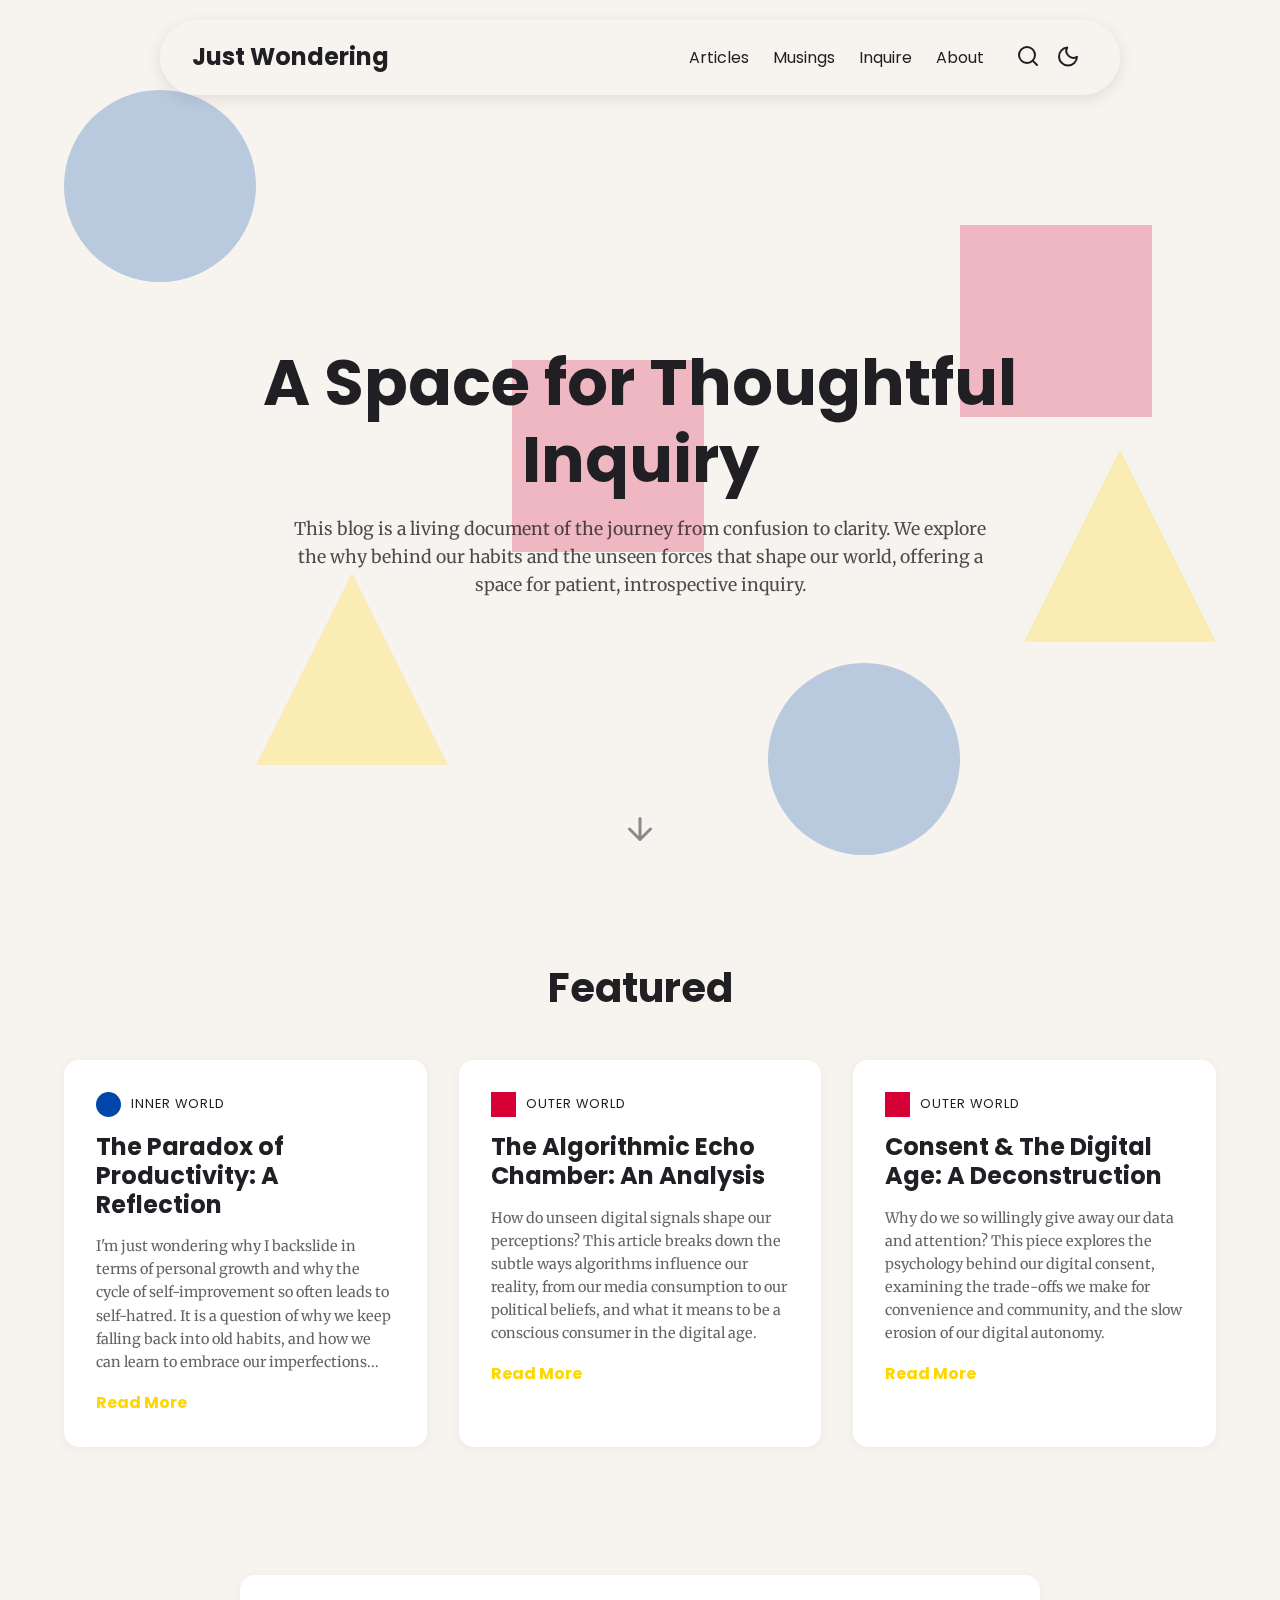
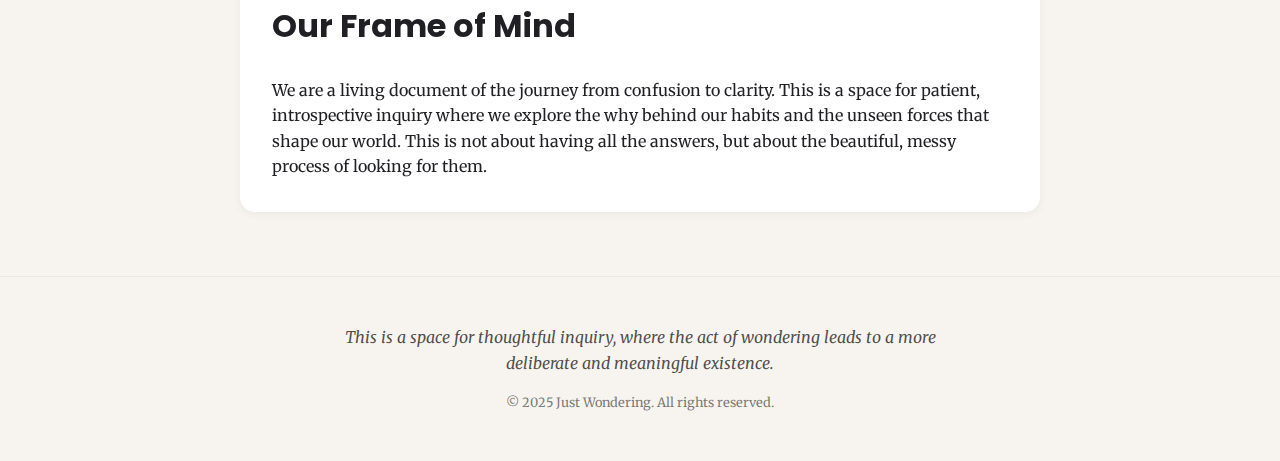
<file: index.html>
<!DOCTYPE html>
<html lang="en">
<head>
    <meta charset="UTF-8">
    <meta name="viewport" content="width=device-width, initial-scale=1.0">
    <title>Just Wondering</title>
    <link rel="stylesheet" href="style.css">
    <link rel="preconnect" href="https://fonts.googleapis.com">
    <link rel="preconnect" href="https://fonts.gstatic.com" crossorigin>
    <link href="https://fonts.googleapis.com/css2?family=Merriweather:wght@300;400;700&family=Poppins:wght@400;700&display=swap" rel="stylesheet">
</head>
<body>

    <div class="animated-shapes-container">
        <div class="shape circle-shape" style="top: 10%; left: 5%;"></div>
        <div class="shape square-shape" style="top: 25%; right: 10%;"></div>
        <div class="shape triangle-shape" style="bottom: 15%; left: 20%;"></div>
        <div class="shape circle-shape" style="bottom: 5%; right: 25%;"></div>
        <div class="shape square-shape" style="top: 40%; left: 40%;"></div>
        <div class="shape triangle-shape" style="top: 50%; right: 5%;"></div>
    </div>

    <header class="floating-header">
        <div class="site-name">Just Wondering</div>
        
        <nav class="main-nav">
            <ul>
                <li><a href="articles.html">Articles</a></li>
                <li><a href="#">Musings</a></li>
                <li><a href="#">Inquire</a></li>
                <li><a href="#">About</a></li>
            </ul>
        </nav>
        
        <div class="nav-icons">
            <button class="icon-button"><svg xmlns="http://www.w3.org/2000/svg" width="24" height="24" viewBox="0 0 24 24" fill="none" stroke="currentColor" stroke-width="2" stroke-linecap="round" stroke-linejoin="round"><circle cx="11" cy="11" r="8"></circle><line x1="21" y1="21" x2="16.65" y2="16.65"></line></svg></button>
            <button class="icon-button"><svg xmlns="http://www.w3.org/2000/svg" width="24" height="24" viewBox="0 0 24 24" fill="none" stroke="currentColor" stroke-width="2" stroke-linecap="round" stroke-linejoin="round"><path d="M21 12.79A9 9 0 1 1 11.21 3.5 7 7 0 0 0 21 12.79z"></path></svg></button>
        </div>

        <div class="mobile-nav-container">
            <div class="mobile-icons">
                <button class="icon-button"><svg xmlns="http://www.w3.org/2000/svg" width="24" height="24" viewBox="0 0 24 24" fill="none" stroke="currentColor" stroke-width="2" stroke-linecap="round" stroke-linejoin="round"><circle cx="11" cy="11" r="8"></circle><line x1="21" y1="21" x2="16.65" y2="16.65"></line></svg></button>
                <button class="icon-button"><svg xmlns="http://www.w3.org/2000/svg" width="24" height="24" viewBox="0 0 24 24" fill="none" stroke="currentColor" stroke-width="2" stroke-linecap="round" stroke-linejoin="round"><path d="M21 12.79A9 9 0 1 1 11.21 3.5 7 7 0 0 0 21 12.79z"></path></svg></button>
            </div>
            <button class="hamburger-menu-btn" aria-label="Toggle navigation menu">
                <div class="line top-line"></div>
                <div class="line mid-line"></div>
                <div class="line bottom-line"></div>
            </button>
        </div>
    </header>

    <div class="mobile-nav-menu">
        <nav>
            <ul>
                <li><a href="#">Articles</a></li>
                <li><a href="#">Musings</a></li>
                <li><a href="#">Inquire</a></li>
                <li><a href="#">About</a></li>
            </ul>
        </nav>
    </div>

    <main>
        <section class="hero-section">
            <div class="hero-content">
                <h1 class="hero-headline">A Space for Thoughtful Inquiry</h1>
                <p class="hero-blurb">This blog is a living document of the journey from confusion to clarity. We explore the why behind our habits and the unseen forces that shape our world, offering a space for patient, introspective inquiry.</p>
            </div>
            <div class="scroll-cue">
                <a href="#featured-section"><svg xmlns="http://www.w3.org/2000/svg" width="36" height="36" viewBox="0 0 24 24" fill="none" stroke="currentColor" stroke-width="2" stroke-linecap="round" stroke-linejoin="round"><path d="M12 5v14m-7-7l7 7 7-7"/></svg></a>
            </div>
        </section>

        <section class="featured-articles" id="featured-section">
            <h2 class="section-title">Featured</h2>
            <div class="articles-grid">
                <article class="article-card inner-world-card">
                    <div class="card-header">
                        <div class="category-icon circle-shape"></div>
                        <span class="category-name">Inner World</span>
                    </div>
                    <h3 class="article-title">The Paradox of Productivity: A Reflection</h3>
                    <p class="article-excerpt">I'm just wondering why I backslide in terms of personal growth and why the cycle of self-improvement so often leads to self-hatred. It is a question of why we keep falling back into old habits, and how we can learn to embrace our imperfections...</p>
                    <a href="#" class="read-more">Read More</a>
                </article>

                <article class="article-card outer-world-card">
                    <div class="card-header">
                        <div class="category-icon square-shape"></div>
                        <span class="category-name">Outer World</span>
                    </div>
                    <h3 class="article-title">The Algorithmic Echo Chamber: An Analysis</h3>
                    <p class="article-excerpt">How do unseen digital signals shape our perceptions? This article breaks down the subtle ways algorithms influence our reality, from our media consumption to our political beliefs, and what it means to be a conscious consumer in the digital age.</p>
                    <a href="#" class="read-more">Read More</a>
                </article>

                <article class="article-card outer-world-card">
                    <div class="card-header">
                        <div class="category-icon square-shape"></div>
                        <span class="category-name">Outer World</span>
                    </div>
                    <h3 class="article-title">Consent & The Digital Age: A Deconstruction</h3>
                    <p class="article-excerpt">Why do we so willingly give away our data and attention? This piece explores the psychology behind our digital consent, examining the trade-offs we make for convenience and community, and the slow erosion of our digital autonomy.</p>
                    <a href="#" class="read-more">Read More</a>
                </article>
            </div>
        </section>

        <section class="manifesto-section">
            <div class="manifesto-card article-card">
                <h3 class="manifesto-title">Our Frame of Mind</h3>
                <p>We are a living document of the journey from confusion to clarity. This is a space for patient, introspective inquiry where we explore the why behind our habits and the unseen forces that shape our world. This is not about having all the answers, but about the beautiful, messy process of looking for them.</p>
            </div>
        </section>
    </main>

    <footer>
        <p class="mission-statement">This is a space for thoughtful inquiry, where the act of wondering leads to a more deliberate and meaningful existence.</p>
        <p class="copyright">© 2025 Just Wondering. All rights reserved.</p>
    </footer>

    <script src="script.js"></script>
    <script>
        document.addEventListener('DOMContentLoaded', () => {
            const hamburgerBtn = document.querySelector('.hamburger-menu-btn');
            const mobileMenu = document.querySelector('.mobile-nav-menu');
            const body = document.body;

            hamburgerBtn.addEventListener('click', () => {
                hamburgerBtn.classList.toggle('is-open');
                mobileMenu.classList.toggle('is-open');
                body.classList.toggle('no-scroll');
            });
        });
    </script>

</body>
</html>
</file>
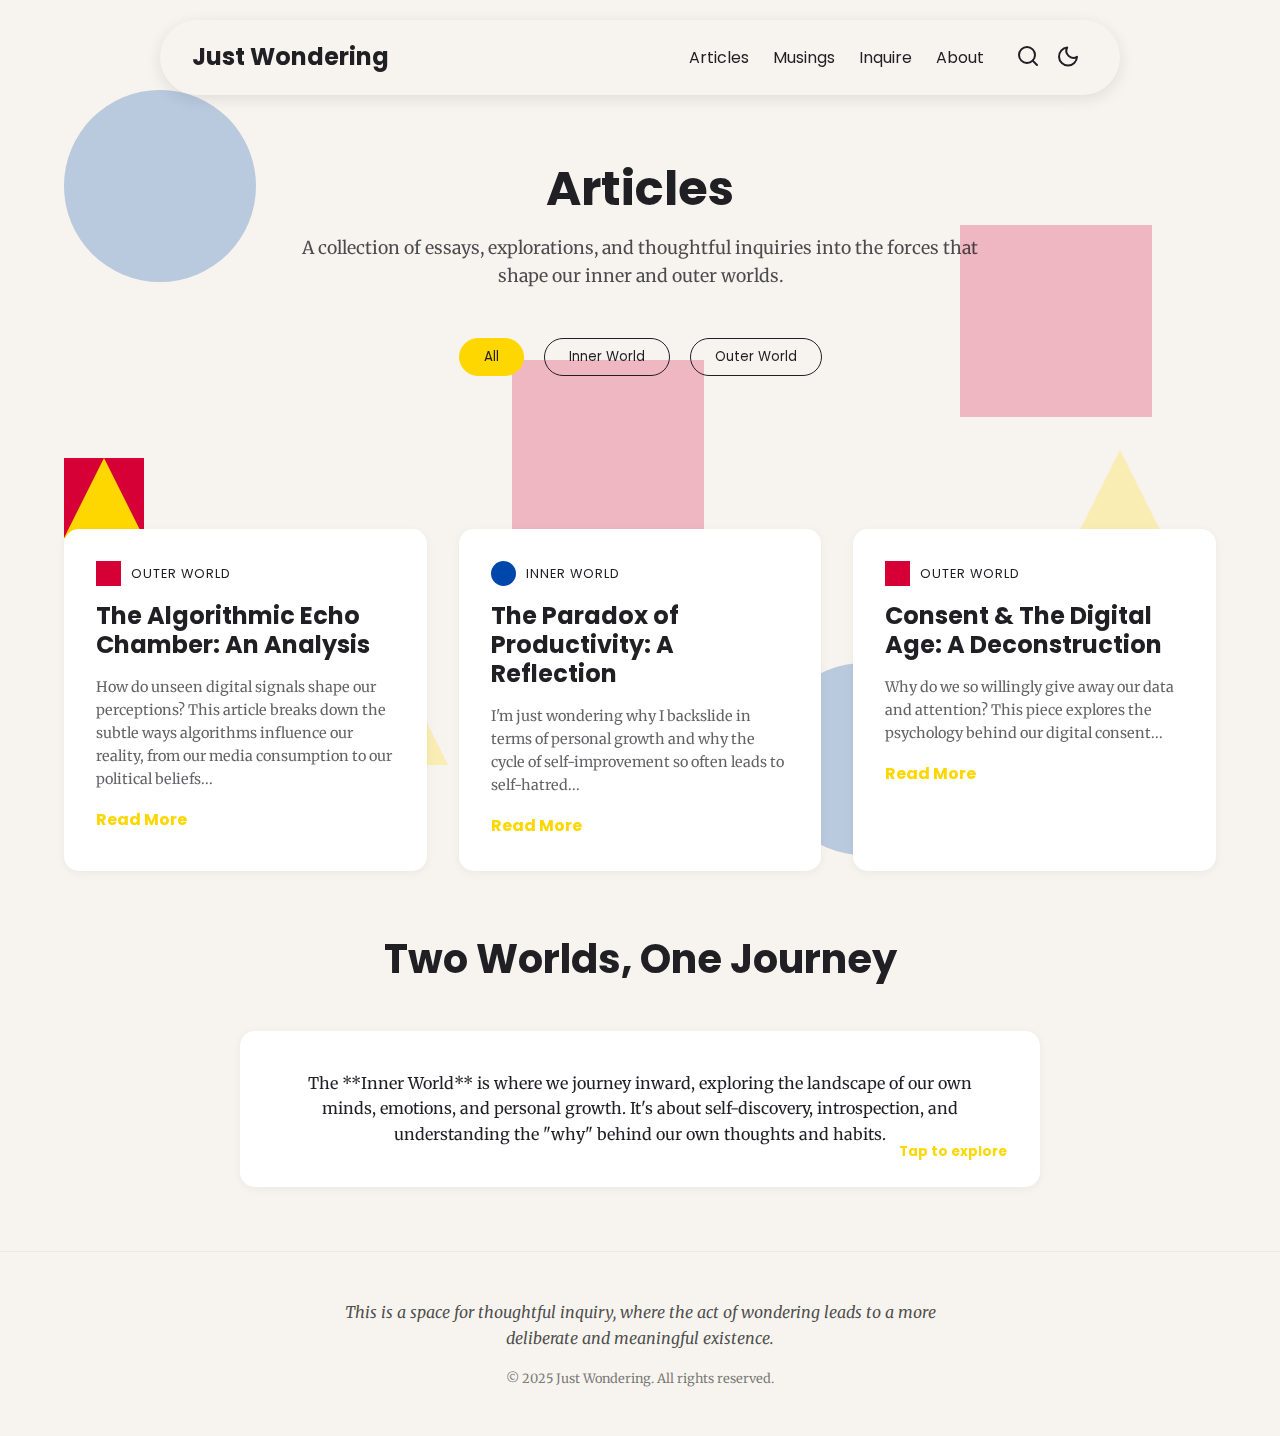
<file: articles.html>
<!DOCTYPE html>
<html lang="en">
<head>
    <meta charset="UTF-8">
    <meta name="viewport" content="width=device-width, initial-scale=1.0">
    <title>Articles | Just Wondering</title>
    <link rel="stylesheet" href="style.css">
    <link rel="preconnect" href="https://fonts.googleapis.com">
    <link rel="preconnect" href="https://fonts.gstatic.com" crossorigin>
    <link href="https://fonts.googleapis.com/css2?family=Merriweather:wght@300;400;700&family=Poppins:wght@400;700&display=swap" rel="stylesheet">
</head>
<body>

    <div class="animated-shapes-container">
        <div class="shape circle-shape" style="top: 10%; left: 5%;"></div>
        <div class="shape square-shape" style="top: 25%; right: 10%;"></div>
        <div class="shape triangle-shape" style="bottom: 15%; left: 20%;"></div>
        <div class="shape circle-shape" style="bottom: 5%; right: 25%;"></div>
        <div class="shape square-shape" style="top: 40%; left: 40%;"></div>
        <div class="shape triangle-shape" style="top: 50%; right: 5%;"></div>
    </div>

    <header class="floating-header">
        <div class="site-name">Just Wondering</div>
        
        <nav class="main-nav">
            <ul>
                <li><a href="articles.html" class="active">Articles</a></li>
                <li><a href="#">Musings</a></li>
                <li><a href="#">Inquire</a></li>
                <li><a href="#">About</a></li>
            </ul>
        </nav>
        
        <div class="nav-icons">
            <button class="icon-button"><svg xmlns="http://www.w3.org/2000/svg" width="24" height="24" viewBox="0 0 24 24" fill="none" stroke="currentColor" stroke-width="2" stroke-linecap="round" stroke-linejoin="round"><circle cx="11" cy="11" r="8"></circle><line x1="21" y1="21" x2="16.65" y2="16.65"></line></svg></button>
            <button class="icon-button theme-toggle"><svg xmlns="http://www.w3.org/2000/svg" width="24" height="24" viewBox="0 0 24 24" fill="none" stroke="currentColor" stroke-width="2" stroke-linecap="round" stroke-linejoin="round"><path d="M21 12.79A9 9 0 1 1 11.21 3.5 7 7 0 0 0 21 12.79z"></path></svg></button>
        </div>

        <div class="mobile-nav-container">
            <div class="mobile-icons">
                <button class="icon-button"><svg xmlns="http://www.w3.org/2000/svg" width="24" height="24" viewBox="0 0 24 24" fill="none" stroke="currentColor" stroke-width="2" stroke-linecap="round" stroke-linejoin="round"><circle cx="11" cy="11" r="8"></circle><line x1="21" y1="21" x2="16.65" y2="16.65"></line></svg></button>
                <button class="icon-button theme-toggle"><svg xmlns="http://www.w3.org/2000/svg" width="24" height="24" viewBox="0 0 24 24" fill="none" stroke="currentColor" stroke-width="2" stroke-linecap="round" stroke-linejoin="round"><path d="M21 12.79A9 9 0 1 1 11.21 3.5 7 7 0 0 0 21 12.79z"></path></svg></button>
            </div>
            <button class="hamburger-menu-btn" aria-label="Toggle navigation menu">
                <div class="line top-line"></div>
                <div class="line mid-line"></div>
                <div class="line bottom-line"></div>
            </button>
        </div>
    </header>

    <div class="mobile-nav-menu">
        <nav>
            <ul>
                <li><a href="articles.html">Articles</a></li>
                <li><a href="#">Musings</a></li>
                <li><a href="#">Inquire</a></li>
                <li><a href="#">About</a></li>
            </ul>
        </nav>
    </div>

    <main class="articles-main">
        <section class="page-header">
            <h1 class="page-title">Articles</h1>
            <p class="page-blurb">A collection of essays, explorations, and thoughtful inquiries into the forces that shape our inner and outer worlds.</p>
        </section>

        <div class="filter-buttons">
            <button class="filter-btn active" data-filter="all">All</button>
            <button class="filter-btn" data-filter="inner-world">Inner World</button>
            <button class="filter-btn" data-filter="outer-world">Outer World</button>
        </div>

        <div class="shape-scroll-container">
            <div class="shape-scroll-track">
                <div class="shape circle-shape"></div>
                <div class="shape square-shape"></div>
                <div class="shape triangle-shape"></div>
                <div class="shape circle-shape"></div>
                <div class="shape square-shape"></div>
                <div class="shape triangle-shape"></div>
                <div class="shape circle-shape"></div>
                <div class="shape square-shape"></div>
                <div class="shape triangle-shape"></div>
            </div>
        </div>

        <section class="articles-grid all-posts">
            <article class="article-card outer-world-card" data-category="outer-world">
                <div class="card-header">
                    <div class="category-icon square-shape"></div>
                    <span class="category-name">Outer World</span>
                </div>
                <h3 class="article-title">The Algorithmic Echo Chamber: An Analysis</h3>
                <p class="article-excerpt">How do unseen digital signals shape our perceptions? This article breaks down the subtle ways algorithms influence our reality, from our media consumption to our political beliefs...</p>
                <a href="#" class="read-more">Read More</a>
            </article>

            <article class="article-card inner-world-card" data-category="inner-world">
                <div class="card-header">
                    <div class="category-icon circle-shape"></div>
                    <span class="category-name">Inner World</span>
                </div>
                <h3 class="article-title">The Paradox of Productivity: A Reflection</h3>
                <p class="article-excerpt">I'm just wondering why I backslide in terms of personal growth and why the cycle of self-improvement so often leads to self-hatred...</p>
                <a href="#" class="read-more">Read More</a>
            </article>

            <article class="article-card outer-world-card" data-category="outer-world">
                <div class="card-header">
                    <div class="category-icon square-shape"></div>
                    <span class="category-name">Outer World</span>
                </div>
                <h3 class="article-title">Consent & The Digital Age: A Deconstruction</h3>
                <p class="article-excerpt">Why do we so willingly give away our data and attention? This piece explores the psychology behind our digital consent...</p>
                <a href="#" class="read-more">Read More</a>
            </article>
        </section>

        <section class="interactive-description-section">
            <h2 class="section-title">Two Worlds, One Journey</h2>
            <div class="interactive-card" id="interactive-card">
                <p class="card-text inner-text active">The **Inner World** is where we journey inward, exploring the landscape of our own minds, emotions, and personal growth. It's about self-discovery, introspection, and understanding the "why" behind our own thoughts and habits.</p>
                <p class="card-text outer-text">The **Outer World** is where we look outward, analyzing the unseen signals and grand systems that shape our reality. It's about understanding the world around us, from the algorithms that influence our choices to the societal forces that drive culture.</p>
                <button class="interact-btn">Tap to explore</button>
            </div>
        </section>
    </main>

    <footer>
        <p class="mission-statement">This is a space for thoughtful inquiry, where the act of wondering leads to a more deliberate and meaningful existence.</p>
        <p class="copyright">© 2025 Just Wondering. All rights reserved.</p>
    </footer>

    <script src="script.js"></script>
    <script>
        document.addEventListener('DOMContentLoaded', () => {
            const hamburgerBtn = document.querySelector('.hamburger-menu-btn');
            const mobileMenu = document.querySelector('.mobile-nav-menu');
            const body = document.body;

            hamburgerBtn.addEventListener('click', () => {
                hamburgerBtn.classList.toggle('is-open');
                mobileMenu.classList.toggle('is-open');
                body.classList.toggle('no-scroll');
            });
        });
    </script>
</body>
</html>
</file>
<file: style.css>
/* ==================== */
/* Global Styles & Variables */
/* ==================== */
:root {
    --color-sandstone: #F7F4EF;
    --color-midnight: #1F1F24;
    --color-goldenrod: #FFD700;
    --color-inner-world: #0047AB;
    --color-outer-world: #D60036;
}

* {
    margin: 0;
    padding: 0;
    box-sizing: border-box;
}

html {
    scroll-behavior: smooth;
}

body {
    font-family: 'Merriweather', serif;
    background-color: var(--color-sandstone);
    color: var(--color-midnight);
    line-height: 1.6;
    overflow-x: hidden;
    transition: background-color 0.3s ease, color 0.3s ease;
}

body.no-scroll {
    overflow: hidden;
}

h1, h2, h3, h4, h5, h6 {
    font-family: 'Poppins', sans-serif;
    font-weight: 700;
    line-height: 1.2;
}

.icon-button {
    background: none;
    border: none;
    cursor: pointer;
    padding: 8px;
    color: var(--color-midnight);
}

main {
    padding: 0 5%;
    position: relative;
    z-index: 2;
}

/* ==================== */
/* Floating Header */
/* ==================== */
.floating-header {
    position: fixed;
    top: 20px;
    left: 50%;
    transform: translateX(-50%);
    background-color: var(--color-sandstone);
    padding: 1rem 2rem;
    border-radius: 50px;
    box-shadow: 0 4px 15px rgba(31, 31, 36, 0.1);
    display: flex;
    justify-content: space-between;
    align-items: center;
    z-index: 1000;
    width: 90%;
    max-width: 960px;
    transition: background-color 0.3s ease;
}

.site-name {
    font-family: 'Poppins', sans-serif;
    font-weight: 700;
    font-size: 1.5rem;
    color: var(--color-midnight);
}

/* Desktop Navigation (visible by default) */
.main-nav {
    display: block;
    margin-left: auto;
}

.main-nav ul {
    list-style: none;
    display: flex;
    gap: 1.5rem;
}

.main-nav a {
    text-decoration: none;
    color: var(--color-midnight);
    font-family: 'Poppins', sans-serif;
    font-weight: 400;
    transition: color 0.3s ease;
}

.main-nav a:hover {
    color: var(--color-goldenrod);
}

.nav-icons {
    display: flex;
    margin-left: 1.5rem; /* Add spacing between nav links and icons */
}

/* Mobile Navigation (hidden by default) */
.mobile-nav-container {
    display: none;
    align-items: center;
    gap: 1rem;
}

.hamburger-menu-btn {
    display: flex;
    flex-direction: column;
    justify-content: space-between;
    width: 30px;
    height: 20px;
    background: none;
    border: none;
    cursor: pointer;
    padding: 0;
    transition: transform 0.3s ease;
}

.hamburger-menu-btn .line {
    width: 100%;
    height: 2px;
    background-color: var(--color-midnight);
    transition: transform 0.3s ease, opacity 0.3s ease;
}

/* Fun Hamburger Animation */
.hamburger-menu-btn.is-open .top-line {
    transform: translateY(9px) rotate(45deg);
}

.hamburger-menu-btn.is-open .mid-line {
    opacity: 0;
}

.hamburger-menu-btn.is-open .bottom-line {
    transform: translateY(-9px) rotate(-45deg);
}

.mobile-nav-menu {
    position: fixed;
    top: 0;
    left: 0;
    width: 100%;
    height: 100%;
    background-color: var(--color-sandstone);
    padding-top: 10rem;
    transform: translateX(100%);
    transition: transform 0.4s ease-in-out;
    z-index: 999;
}

.mobile-nav-menu.is-open {
    transform: translateX(0);
}

.mobile-nav-menu nav ul {
    list-style: none;
    display: flex;
    flex-direction: column;
    align-items: center;
    gap: 2rem;
}

.mobile-nav-menu nav a {
    text-decoration: none;
    color: var(--color-midnight);
    font-family: 'Poppins', sans-serif;
    font-weight: 400;
    font-size: 1.5rem;
    transition: color 0.3s ease;
}

.mobile-nav-menu nav a:hover {
    color: var(--color-goldenrod);
}

/* ==================== */
/* Animated Background */
/* ==================== */
.animated-shapes-container {
    position: fixed;
    top: 0;
    left: 0;
    width: 100%;
    height: 100%;
    z-index: 1;
    overflow: hidden;
}

.shape {
    position: absolute;
    opacity: 0.25;
    animation: bounce linear infinite;
}

.shape.circle-shape {
    background-color: var(--color-inner-world);
    border-radius: 50%;
    width: clamp(100px, 15vw, 250px);
    height: clamp(100px, 15vw, 250px);
    animation-duration: 25s;
}

.shape.square-shape {
    background-color: var(--color-outer-world);
    width: clamp(100px, 15vw, 250px);
    height: clamp(100px, 15vw, 250px);
    animation-duration: 30s;
}

.shape.triangle-shape {
    background-color: var(--color-goldenrod);
    width: clamp(100px, 15vw, 250px);
    height: clamp(100px, 15vw, 250px);
    clip-path: polygon(50% 0%, 0% 100%, 100% 100%);
    animation-duration: 28s;
}

.animated-shapes-container .shape:nth-child(1) { animation-delay: 0s; }
.animated-shapes-container .shape:nth-child(2) { animation-delay: 5s; }
.animated-shapes-container .shape:nth-child(3) { animation-delay: 10s; }
.animated-shapes-container .shape:nth-child(4) { animation-delay: 15s; }
.animated-shapes-container .shape:nth-child(5) { animation-delay: 20s; }
.animated-shapes-container .shape:nth-child(6) { animation-delay: 25s; }

@keyframes bounce {
    0%, 100% { transform: translate3d(0, 0, 0); }
    25% { transform: translate3d(20vw, 30vh, 0) rotate(90deg); }
    50% { transform: translate3d(-30vw, -10vh, 0) rotate(180deg); }
    75% { transform: translate3d(10vw, -20vh, 0) rotate(270deg); }
}

/* ==================== */
/* Hero Section */
/* ==================== */
.hero-section {
    position: relative;
    text-align: center;
    padding: 15vh 0 10vh; 
    display: flex;
    flex-direction: column;
    justify-content: center;
    min-height: 100vh;
    box-sizing: border-box;
}

.hero-content {
    max-width: 800px;
    margin: 0 auto;
}

.hero-headline {
    font-size: clamp(2.5rem, 5vw, 4rem);
    font-weight: 700;
    margin-bottom: 1rem;
    z-index: 2;
    position: relative;
}

.hero-blurb {
    font-family: 'Merriweather', serif;
    font-size: 1.1rem;
    max-width: 700px;
    margin: 0 auto;
    z-index: 2;
    position: relative;
    color: rgba(31, 31, 36, 0.8);
}

.scroll-cue {
    position: absolute;
    bottom: 5vh; 
    left: 50%;
    transform: translateX(-50%);
    z-index: 5;
    animation: fade-bounce 2s infinite ease-in-out;
}

.scroll-cue a {
    color: var(--color-midnight);
    opacity: 0.5;
    transition: opacity 0.3s ease;
}

.scroll-cue a:hover {
    opacity: 1;
}

@keyframes fade-bounce {
    0%, 100% { transform: translateY(0) translateX(-50%); opacity: 0.5; }
    50% { transform: translateY(-10px) translateX(-50%); opacity: 1; }
}

/* ==================== */
/* Featured & Manifesto Sections */
/* ==================== */
.featured-articles, .manifesto-section {
    padding: 4rem 0;
}

.section-title {
    text-align: center;
    font-size: 2.5rem;
    margin-bottom: 3rem;
    color: var(--color-midnight);
}

.articles-grid {
    display: grid;
    grid-template-columns: repeat(auto-fit, minmax(300px, 1fr));
    gap: 2rem;
}

.article-card {
    background-color: #fff;
    padding: 2rem;
    border-radius: 15px;
    box-shadow: 0 2px 10px rgba(31, 31, 36, 0.05);
    display: flex;
    flex-direction: column;
    gap: 1rem;
    position: relative;
    overflow: hidden;
}

.card-header {
    display: flex;
    align-items: center;
    gap: 10px;
}

.category-icon {
    width: 25px;
    height: 25px;
}

.circle-shape {
    background-color: var(--color-inner-world);
    border-radius: 50%;
}

.square-shape {
    background-color: var(--color-outer-world);
    width: 25px;
    height: 25px;
}

.category-name {
    font-family: 'Poppins', sans-serif;
    font-size: 0.8rem;
    text-transform: uppercase;
    letter-spacing: 1px;
    color: var(--color-midnight);
}

.article-title {
    font-size: 1.5rem;
}

.article-excerpt {
    font-family: 'Merriweather', serif;
    font-size: 0.9rem;
    color: rgba(31, 31, 36, 0.7);
}

.read-more {
    display: inline-block;
    font-family: 'Poppins', sans-serif;
    text-decoration: none;
    color: var(--color-goldenrod);
    font-weight: 700;
    transition: transform 0.2s ease;
}

.read-more:hover {
    transform: translateX(5px);
}

.manifesto-section {
    max-width: 800px;
    margin: 0 auto;
    padding: 4rem 0;
}

.manifesto-title {
    font-size: 2rem;
    margin-bottom: 1rem;
}

/* ==================== */
/* Footer */
/* ==================== */
footer {
    text-align: center;
    padding: 3rem 1rem;
    background-color: rgba(247, 244, 239, 0.5);
    border-top: 1px solid rgba(31, 31, 36, 0.05);
}

.mission-statement {
    font-family: 'Merriweather', serif;
    max-width: 600px;
    margin: 0 auto 1rem;
    font-style: italic;
    color: rgba(31, 31, 36, 0.8);
}

.copyright {
    font-size: 0.8rem;
    color: rgba(31, 31, 36, 0.6);
}

/* ==================== */
/* Responsive Design */
/* ==================== */
@media (max-width: 768px) {
    .floating-header {
        padding: 0.75rem 1rem;
    }

    /* Hide desktop nav and icons */
    .main-nav, .nav-icons {
        display: none;
    }
    
    /* Show mobile nav and icons */
    .mobile-nav-container {
        display: flex;
    }

    .hero-section {
        padding-top: 8rem;
    }
}

@media (max-width: 480px) {
    .floating-header {
        width: 95%;
        flex-direction: row;
        text-align: left;
        justify-content: space-between;
    }

    .site-name {
        font-size: 1.25rem;
    }
}

/* ==================== */
/* Dark Mode Styles */
/* ==================== */
body.dark-mode {
    background-color: var(--color-midnight);
    color: var(--color-sandstone);
}

body.dark-mode .site-name {
    color: var(--color-sandstone);
}

body.dark-mode .floating-header {
    background-color: var(--color-midnight);
    box-shadow: 0 4px 15px rgba(247, 244, 239, 0.1);
}

body.dark-mode .floating-header .icon-button {
    color: var(--color-sandstone);
}

body.dark-mode .main-nav a {
    color: var(--color-sandstone);
}

body.dark-mode .main-nav a:hover {
    color: var(--color-goldenrod);
}

body.dark-mode .hero-blurb {
    color: rgba(247, 244, 239, 0.8);
}

body.dark-mode .scroll-cue a {
    color: var(--color-goldenrod);
    opacity: 0.8;
}

body.dark-mode .mobile-nav-menu {
    background-color: var(--color-midnight);
}

body.dark-mode .hamburger-menu-btn .line {
    background-color: var(--color-sandstone);
}

body.dark-mode .article-card {
    background-color: #2a2a2f; /* A darker shade for cards */
    box-shadow: 0 2px 10px rgba(247, 244, 239, 0.05);
}

body.dark-mode .article-excerpt,
body.dark-mode .card-header .category-name {
    color: rgba(247, 244, 239, 0.7);
}

body.dark-mode .read-more {
    color: var(--color-goldenrod);
}

body.dark-mode footer {
    background-color: rgba(31, 31, 36, 0.5);
    border-top: 1px solid rgba(247, 244, 239, 0.05);
    color: rgba(247, 244, 239, 0.8);
}

body.dark-mode .mission-statement {
    color: rgba(247, 244, 239, 0.8);
}

body.dark-mode .copyright {
    color: rgba(247, 244, 239, 0.6);
}

/* Add to existing CSS file... */

/* ==================== */
/* Articles Page */
/* ==================== */
.articles-main {
    padding-top: 10rem;
}

.page-header {
    text-align: center;
    margin-bottom: 3rem;
}

.page-title {
    font-size: clamp(2rem, 4vw, 3rem);
    margin-bottom: 1rem;
}

.page-blurb {
    max-width: 700px;
    margin: 0 auto;
    font-size: 1.1rem;
    color: rgba(31, 31, 36, 0.8);
}

.filter-buttons {
    text-align: center;
    margin-bottom: 2rem;
}

.filter-btn {
    background: none;
    border: 1px solid var(--color-midnight);
    color: var(--color-midnight);
    padding: 0.5rem 1.5rem;
    border-radius: 50px;
    cursor: pointer;
    font-family: 'Poppins', sans-serif;
    font-weight: 400;
    margin: 0 0.5rem;
    transition: background-color 0.3s ease, color 0.3s ease;
}

.filter-btn:hover,
.filter-btn.active {
    background-color: var(--color-goldenrod);
    border-color: var(--color-goldenrod);
    color: var(--color-midnight);
}

/* Shape Scroll Motif */
.shape-scroll-container {
    width: 100%;
    overflow-x: auto;
    white-space: nowrap;
    -webkit-overflow-scrolling: touch;
    padding: 2rem 0;
    margin-bottom: 2rem;
}

.shape-scroll-track {
    display: inline-flex;
    gap: 3rem;
}

.shape-scroll-track .shape {
    opacity: 1;
    animation: none;
    width: 80px;
    height: 80px;
    flex-shrink: 0;
}

.shape-scroll-track .shape.circle-shape { background-color: var(--color-inner-world); }
.shape-scroll-track .shape.square-shape { background-color: var(--color-outer-world); }
.shape-scroll-track .shape.triangle-shape { background-color: var(--color-goldenrod); }

/* Interactive Description Section */
.interactive-description-section {
    max-width: 800px;
    margin: 4rem auto;
    text-align: center;
}

.interactive-card {
    position: relative;
    padding: 2.5rem;
    border-radius: 15px;
    background-color: #fff;
    box-shadow: 0 2px 10px rgba(31, 31, 36, 0.05);
    min-height: 150px; /* Ensure a minimum height to prevent collapse */
    display: flex;
    flex-direction: column;
    justify-content: center;
    overflow: hidden;
}

.card-text {
    position: absolute;
    top: 50%;
    left: 50%;
    transform: translate(-50%, -50%);
    opacity: 0;
    transition: opacity 0.5s ease;
    padding: 0 1rem;
}

.card-text.active {
    opacity: 1;
    position: static;
    transform: none;
}

.interact-btn {
    background: none;
    border: 1px solid transparent;
    cursor: pointer;
    font-family: 'Poppins', sans-serif;
    font-weight: 700;
    color: var(--color-goldenrod);
    padding: 0.5rem 1rem;
    position: absolute;
    bottom: 1rem;
    right: 1rem;
    border-radius: 50px;
    transition: border-color 0.3s ease;
}

.interact-btn:hover {
    border-color: var(--color-goldenrod);
}

/* Dark Mode Overrides */
body.dark-mode .page-blurb {
    color: rgba(247, 244, 239, 0.8);
}

body.dark-mode .filter-btn {
    border-color: var(--color-sandstone);
    color: var(--color-sandstone);
}

body.dark-mode .filter-btn:hover,
body.dark-mode .filter-btn.active {
    background-color: var(--color-goldenrod);
    border-color: var(--color-goldenrod);
    color: var(--color-midnight);
}

body.dark-mode .interactive-card {
    background-color: #2a2a2f;
    box-shadow: 0 2px 10px rgba(247, 244, 239, 0.05);
}

body.dark-mode .card-text {
    color: var(--color-sandstone);
}

body.dark-mode .interact-btn {
    border-color: transparent;
    color: var(--color-goldenrod);
}
</file>
